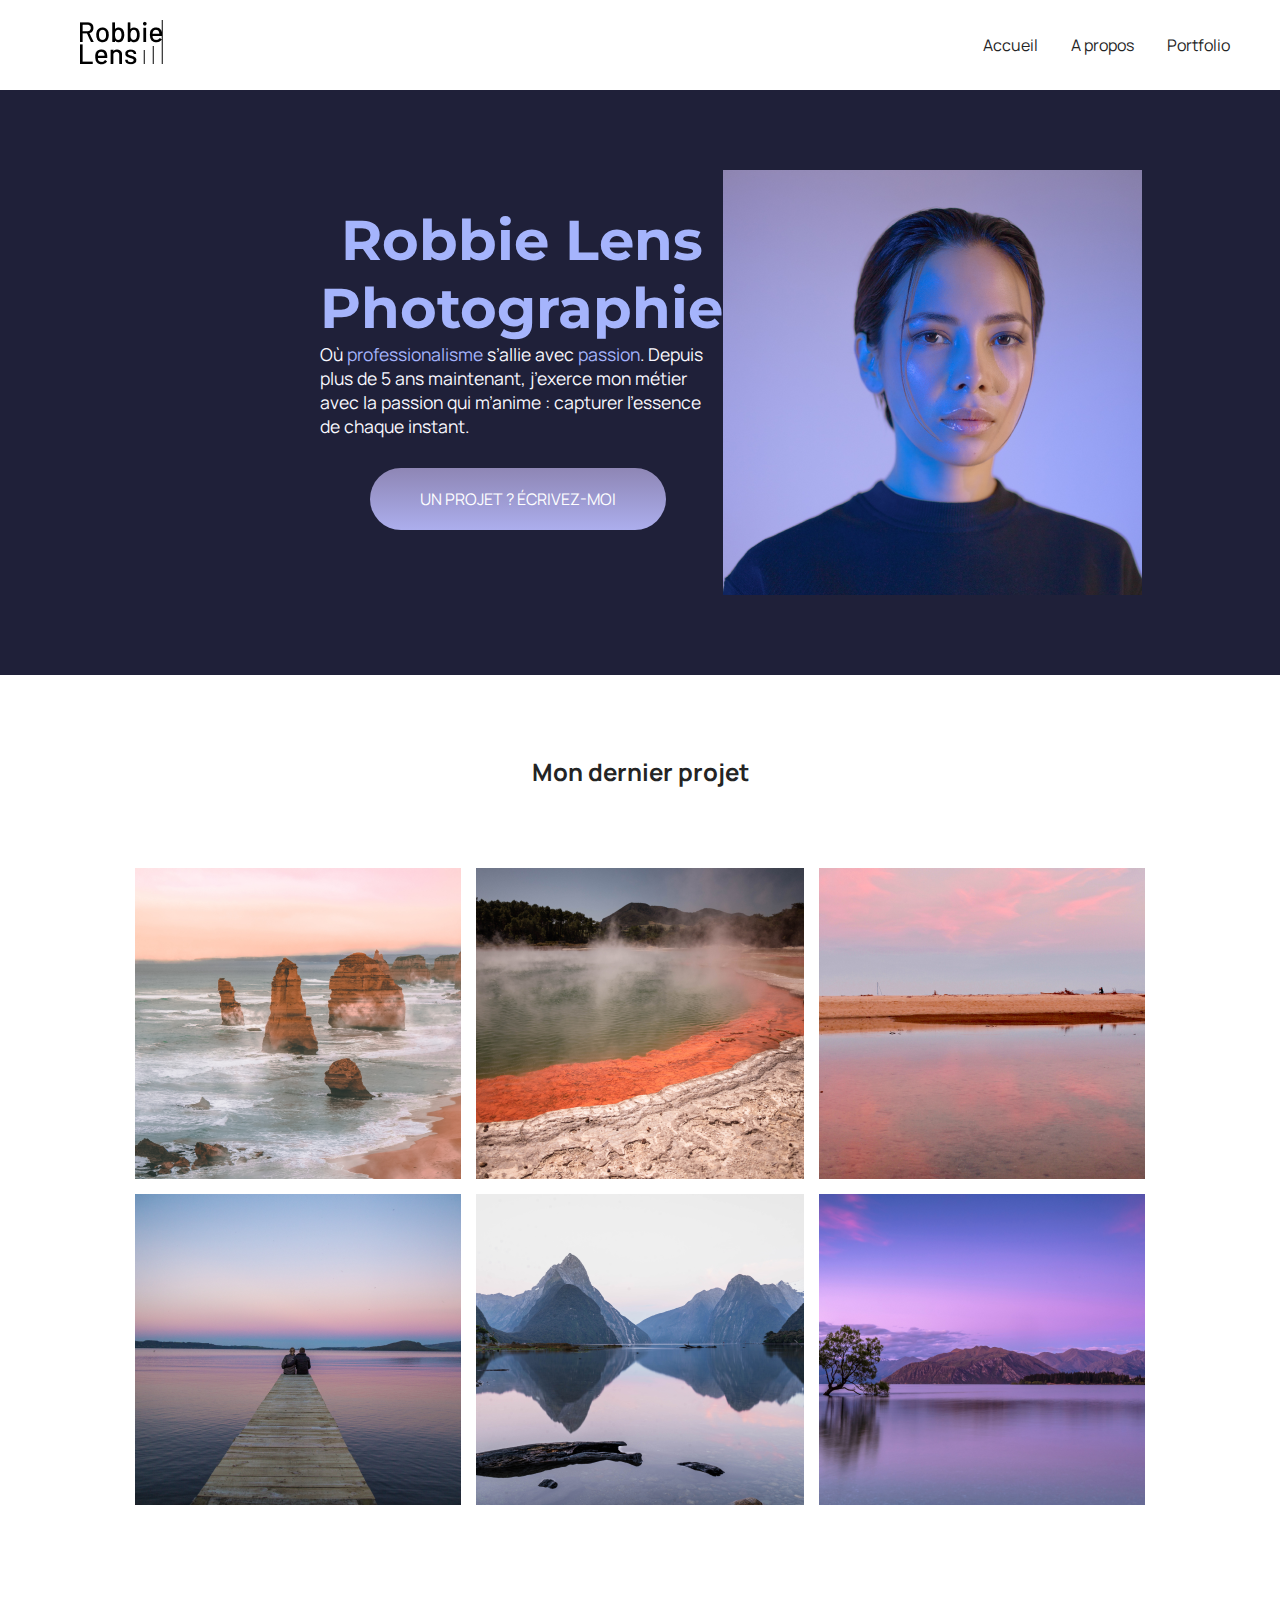
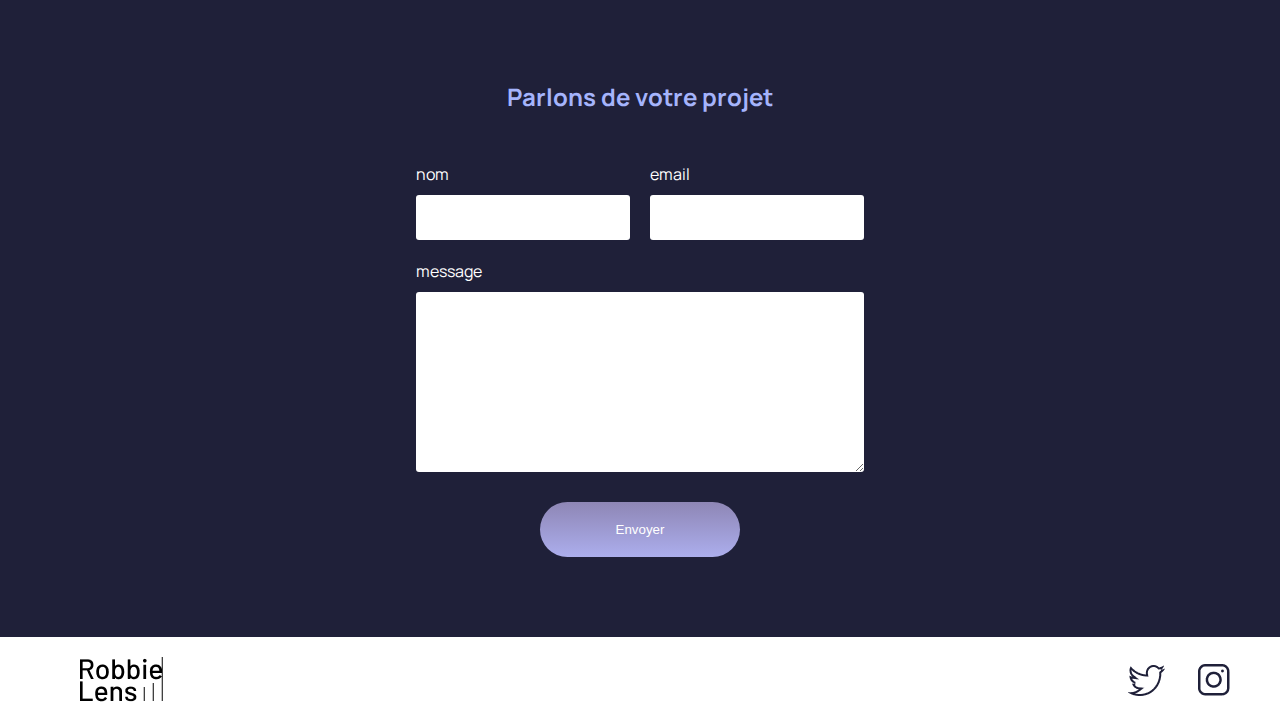
<file: index.html>
<!Doctype html>
<html lang="fr">

      <head>
        <meta charset="utf-8"/>
        

        <title>Accueil – Robbie Lens Photographie</title>
        <link rel="stylesheet" href="style.css"/>
        <link rel="preconnect" href="https://fonts.googleapis.com">
<link rel="preconnect" href="https://fonts.gstatic.com" crossorigin>
<link href="https://fonts.googleapis.com/css2?family=Montserrat:ital,wght@0,100..900;1,100..900&display=swap" rel="stylesheet">
<link rel="preconnect" href="https://fonts.googleapis.com">
<link rel="preconnect" href="https://fonts.gstatic.com" crossorigin>
<link href="https://fonts.googleapis.com/css2?family=Manrope:wght@200..800&family=Montserrat:ital,wght@0,100..900;1,100..900&display=swap" rel="stylesheet">

      </head>

  <body>
    <header>
      <nav>
      
        <a href="A-propos.html" class="lien-icone">
        <img src="images/logo.png" alt="Logo Robbie Lens">
        <div>
        <a href="Accueil.html">Accueil</a>
         <a href="A-propos.html">A propos</a> 
         <a href="portfolio.html">Portfolio</a>
        </div>
       
    </nav>
    </header>
<main>
  <section class="accueil-introduction">
    <div>
    <h1>Robbie Lens Photographie</h1>
   
    <p> 
       Où <em>professionalisme</em> s’allie avec <em>passion</em>. Depuis plus de 5 ans maintenant, j’exerce mon métier avec la passion
      qui m’anime : capturer l’essence de chaque instant.
    </p>
    <div class="button">
    <a href="#contact" class="cta">UN PROJET ? ÉCRIVEZ-MOI </a></div>
    </div>
      <img src="images/accueil/logorobbie.png" alt="Portrait avec effet de la photographe Robbie Lens">
      
      </section>
      <section class="accueil-photos">
        <h2>Mon dernier projet</h2>
        <div>
            <img src="images/accueil/element1.png" alt="Twelve apostles - Australie" >
            <img src="images/accueil/element-2.png" alt="Wai-O-Tapu - Nouvelle-Zélande" >
            <img src="images/accueil/element-3.png" alt="Parc National d’Abel Tasman - Nouvelle-Zélande" >
        </div>
        <div>
            <img src="images/accueil/element-4.png" alt="Lac Rotorua - Nouvelle-Zélande" >
            <img src="images/accueil/element-5.png" alt="Milford Sound - Nouvelle-Zélande" >
            <img src="images/accueil/element-6.png" alt="Lac Wanaka - Nouvelle-Zélande" >
        </div>
        </section>
        <section id="contact" class="section-contact">
          <h2>Parlons de votre projet</h2>
    
      <form method="get" action="#">
        <div class="form-nom-email">
          <div class="form-column">
          <label for="nom">nom</label>
           <input type="text" name="nom" id="nom">
        </div>
        <div class="form-column">
           <label for="email">email</label>
           <input type="email" name="email" id="email">
          </div>
          </div>
           <label for="message">message</label>
           <textarea name="message" id="message" rows="10"></textarea>
           <input type="submit" value="Envoyer" class="cta">
      </form>
</section>
      </main>
    <footer>
      <a href="A-propos.html" class="lien-icone">
        <img src="images/logo.png" alt="Logo Robbie Lens">
        <div>
        <a target="_blank" href="https://twitter.com/" class="lien-icone">
             <img src="images/twitter.png" alt="Logo Twitter">
        </a>
      <a target="_blank" href="https://www.instagram.com/" class="lien-icone">
        <img src="images/instagram.png" alt="Logo Instagram">
      </a>
        </div>
  </footer>

</body>
</html>
</file>
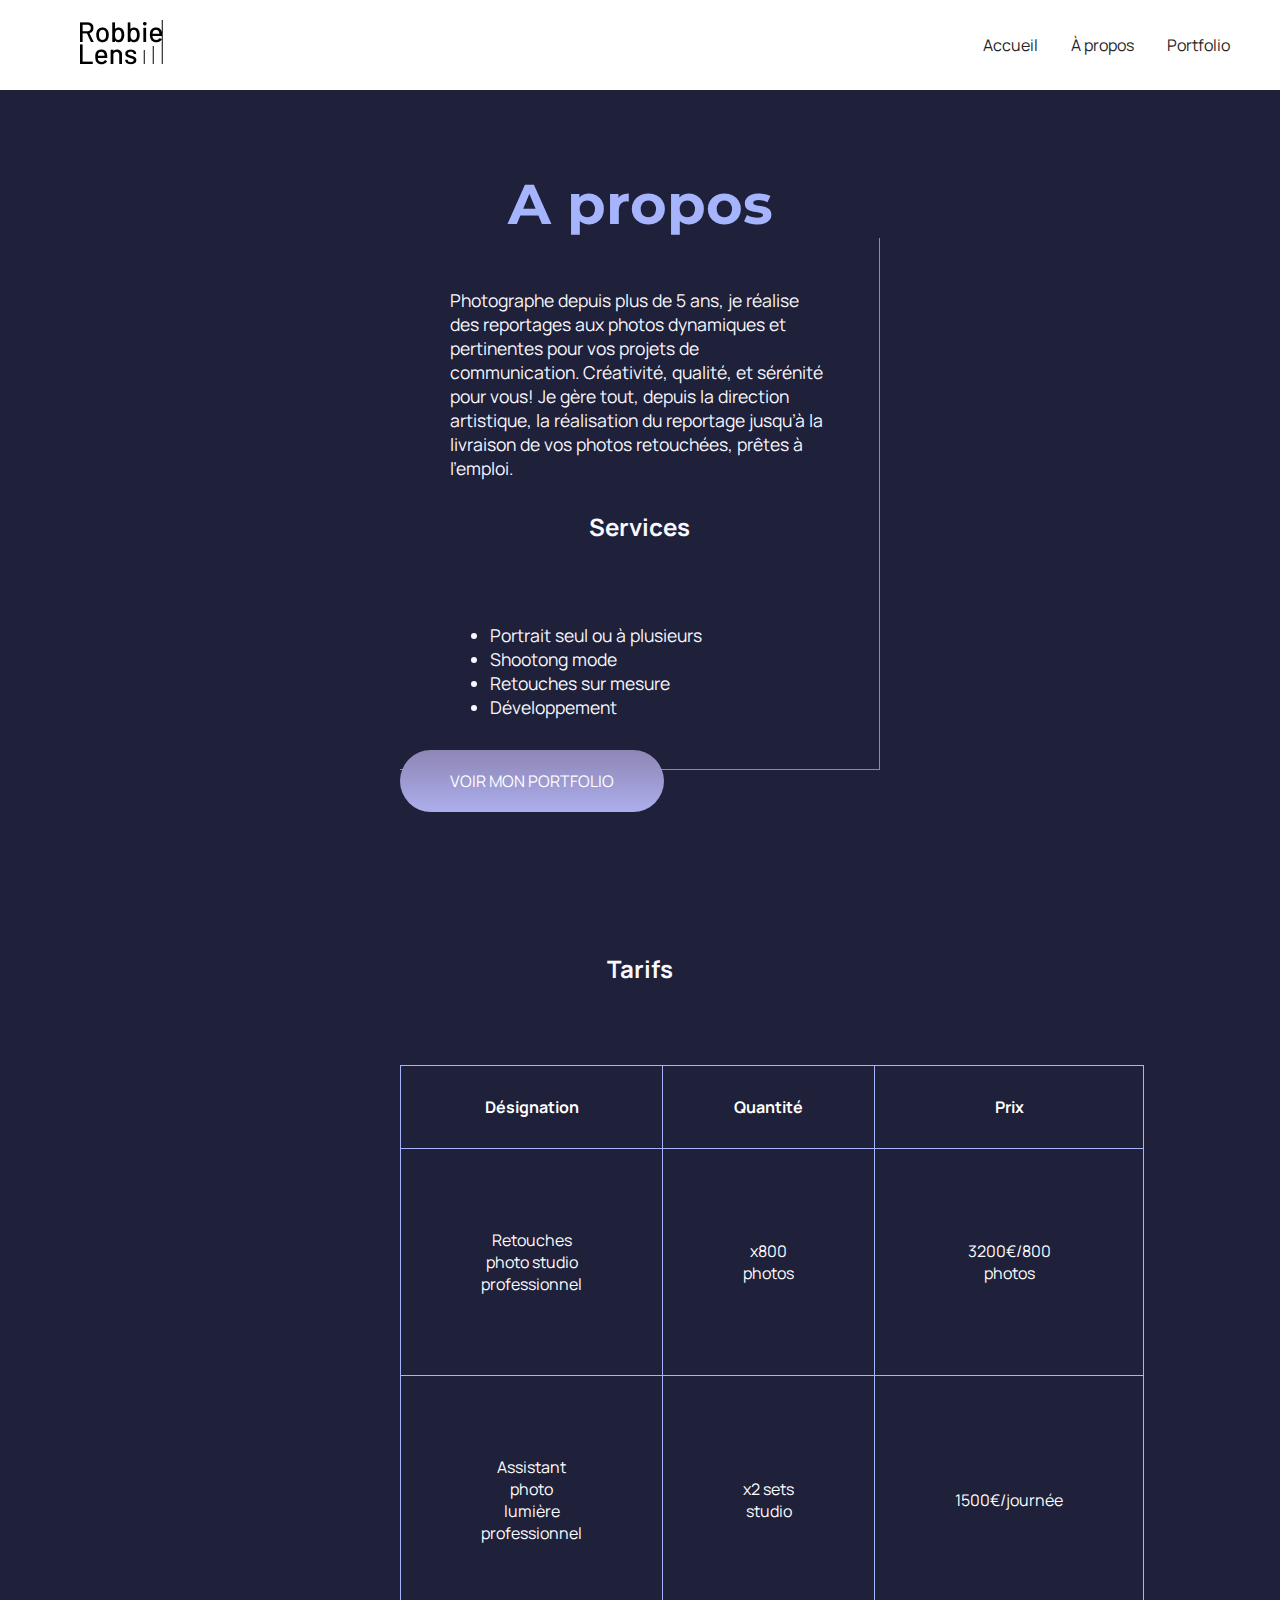
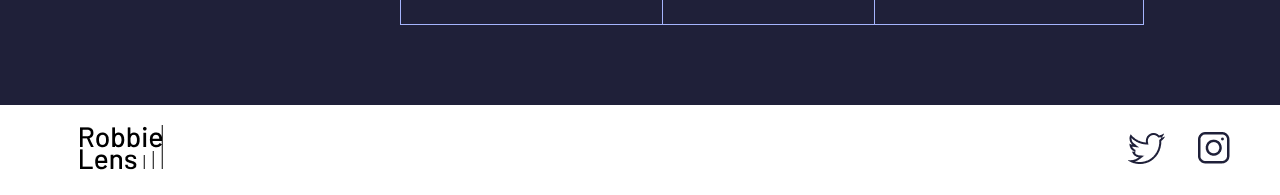
<file: A-propos.html>
<!Doctype html>
<html lang="fr">
      <head>
        <meta charset="utf-8"/>
       
        <title>À propos – Robbie Lens Photographie</title>
        <link rel="stylesheet" href="style.css"/>
        <link rel="preconnect" href="https://fonts.googleapis.com">
        <link rel="preconnect" href="https://fonts.gstatic.com" crossorigin>
        <link href="https://fonts.googleapis.com/css2?family=Montserrat:ital,wght@0,100..900;1,100..900&display=swap" rel="stylesheet">
        <link rel="preconnect" href="https://fonts.googleapis.com">
<link rel="preconnect" href="https://fonts.gstatic.com" crossorigin>
<link href="https://fonts.googleapis.com/css2?family=Manrope:wght@200..800&family=Montserrat:ital,wght@0,100..900;1,100..900&display=swap" rel="stylesheet">
      </head>

   <body>
    <header>
      <nav>
      
      <a href="Accueil.html" class="lien-icone">
        <img src="images/logo.png" alt="Logo de Robbie Lens">
      </a>
      <div>
      <a href="Accueil.html">Accueil</a>
      <a href="A-propos.html">À propos</a>
      <a href="portfolio.html">Portfolio</a>
      </div>
      </nav>
    </header>
  <main class="a-propos-main">
    <section>

    <h1>A propos</h1>
    <div class="carre-contenu">
    <p>
     
      Photographe depuis plus de 5 ans, je réalise des reportages aux photos dynamiques et pertinentes
      pour
      vos
      projets de communication. Créativité, qualité, et sérénité pour vous! Je gère tout, depuis la
      direction
      artistique, la réalisation du reportage jusqu’à la livraison de vos photos retouchées, prêtes à
      l’emploi.
  </p>

<h2>Services</h2>
<ul>
    <li>Portrait seul ou à plusieurs </li>
    <li>Shootong mode</li>
    <li>Retouches sur mesure</li>
    <li>Développement</li>
</ul>
   </div>
  
<div>
  <a href="portfolio.html"class="cta">VOIR MON PORTFOLIO</a>
</div>
    </section>

<section class="section-tarifs">
   <h2>Tarifs</h2>
<table>

  <thead>
    <tr>
        <th>Désignation</th>
        <th>Quantité</th>
        <th>Prix</th>
      </tr>
    </thead>

    <tbody>
      <tr>
         <td>Retouches photo studio professionnel</td>
         <td>x800 photos</td>
         <td>3200€/800 photos</td>
      </tr>
   
      <tr>
         <td>Assistant photo lumière professionnel</td>
         <td>x2 sets studio</td>
         <td>1500€/journée</td>
      </tr>
    </tbody>
  </table>
</h2>

</section>
</main>

<footer>
  <a href="Accueil.html" class="lien-icone">
  <img src="images/logo.png" alt="Logo de Robbie Lens">
</a>
<div>
<a target="_blank" href="https://twitter.com/" class="lien-icone">
  <img src="images/twitter.png" alt="Logo Twitter">
</a>
<a target="_blank" href="https://www.instagram.com/" class="lien-icone">
  <img src="images/instagram.png" alt="Logo Instagram">
</a>
</div>
</footer>
</body>
</html>
</file>
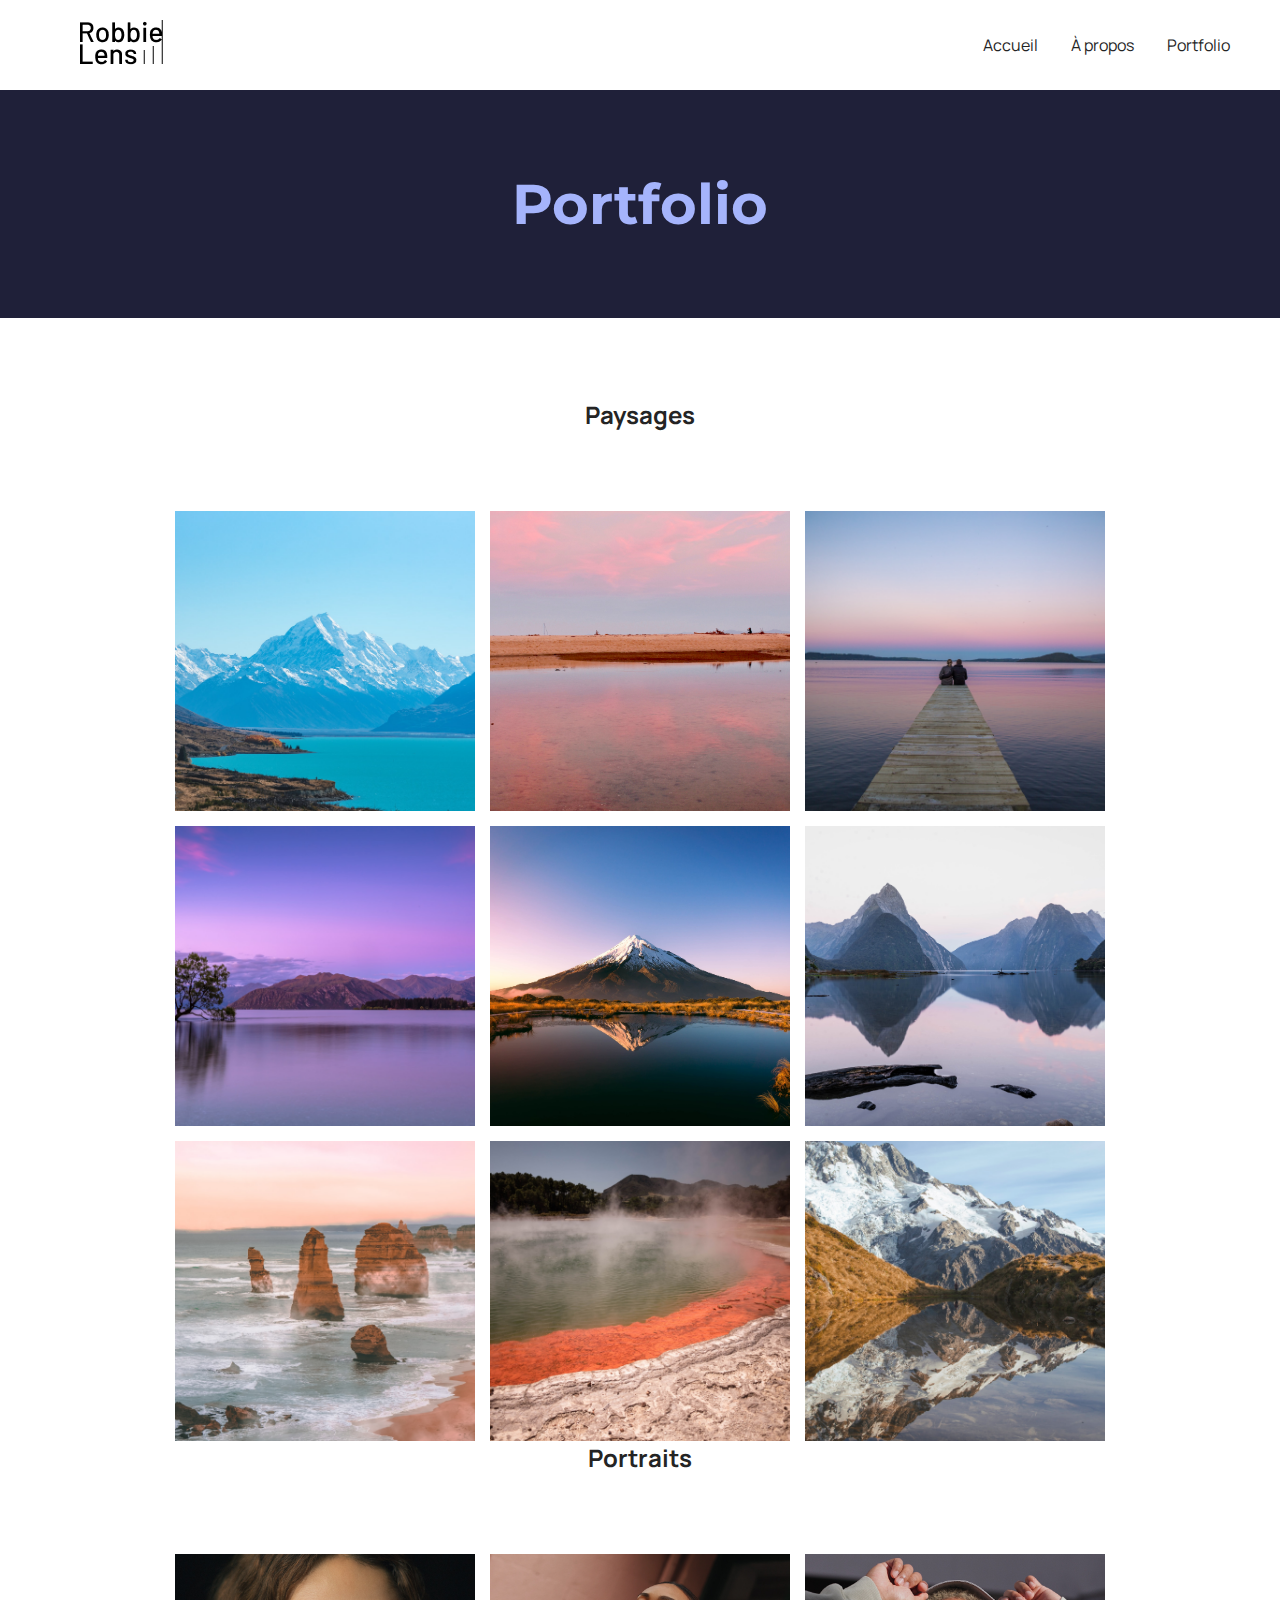
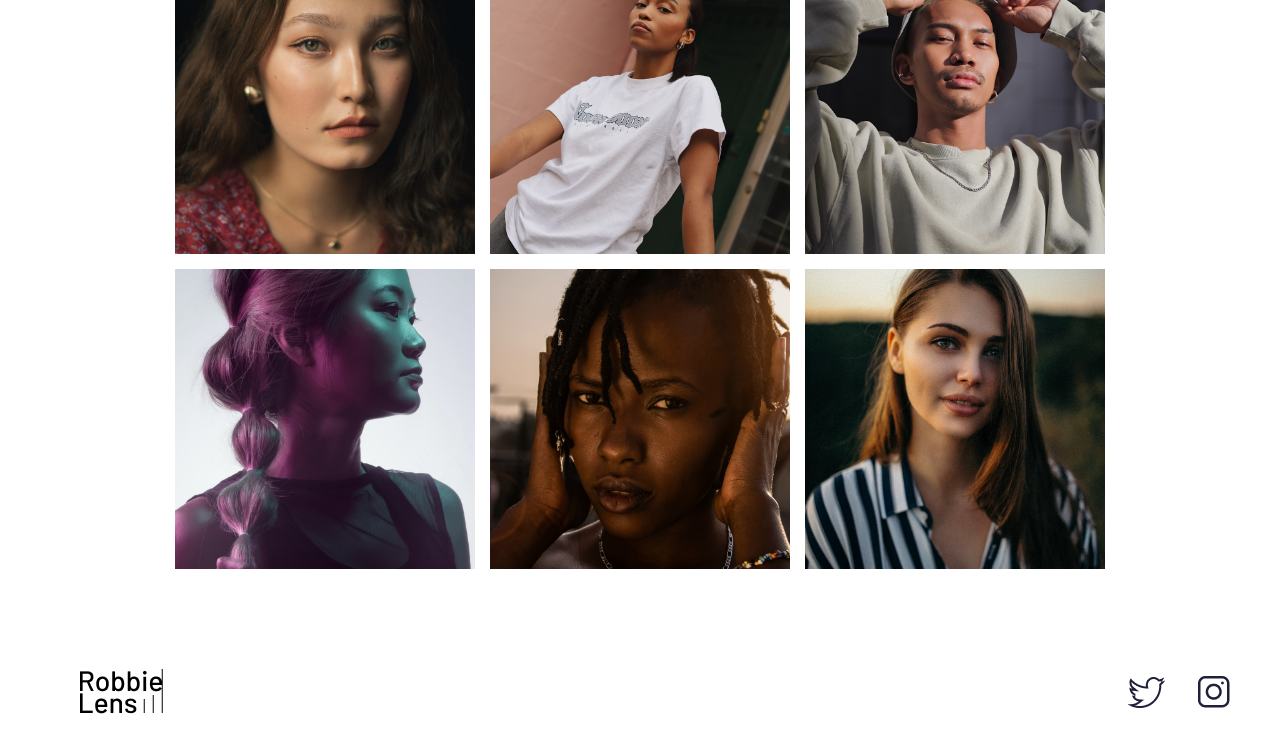
<file: portfolio.html>
<!DOCTYPE html>
<html lang="fr">

<head>
    <meta charset="utf-8" >
    

    <title>Portfolio - Robbie Lens Photographie</title>
    <link href="style.css" rel="stylesheet" >
    <link rel="preconnect" href="https://fonts.googleapis.com">
    <link rel="preconnect" href="https://fonts.gstatic.com" crossorigin>
    <link href="https://fonts.googleapis.com/css2?family=Manrope&family=Montserrat&display=swap" rel="stylesheet">
</head>

<body>
    <header>
        <nav>
            <a href="Accueil.html" class="lien-icone">
                <img src="images/logo.png" alt="Logo Robbie Lens" >
            </a>
            <div>
                <a href="Accueil.html">Accueil</a>
                <a href="a-propos.html">À propos</a>
                <a href="portfolio.html">Portfolio</a>
            </div>
        </nav>
    </header>
    <main>
        <section>
            <h1>Portfolio</h1>
        </section>
        <section class="portfolio-section-photos">
            <h2>Paysages</h2>
         <div class="grid-paysages">
         <a href="images/paysage1.jpg" class="lien-conteneur-photo">
            <img src="images/paysage1.jpg" alt="Paysage 1">
            <div class="photo-hover">Voir la photo</div>
        </a>
        <a href="images/paysage2.jpg" class="lien-conteneur-photo">
            <img src="images/paysage2.jpg" alt="Paysage 2">
            <div class="photo-hover">Voir la photo</div>
        </a>
        <a href="images/paysage3.jpg" class="lien-conteneur-photo">
            <img src="images/paysage3.jpg" alt="Paysage 3">
            <div class="photo-hover">Voir la photo</div>
        </a>
        <a href="images/paysage4.jpg"class="lien-conteneur-photo">
            <img src="images/paysage4.jpg" alt="Paysage 4">
            <div class="photo-hover">Voir la photo</div>
        </a>
        <a href="images/paysage5.jpg"class="lien-conteneur-photo">
            <img src="images/paysage5.jpg" alt="Paysage 5">
            <div class="photo-hover">Voir la photo</div>
        </a>
        <a href="images/paysage6.jpg"class="lien-conteneur-photo">
            <img src="images/paysage6.jpg" alt="Paysage 6">
            <div class="photo-hover">Voir la photo</div>
        </a>
        <a href="images/paysage7.jpg"class="lien-conteneur-photo">
            <img src="images/paysage7.jpg" alt="Paysage 7">
            <div class="photo-hover">Voir la photo</div>
        </a>
        <a href="images/paysage8.jpg"class="lien-conteneur-photo">
            <img src="images/paysage8.jpg" alt="Paysage 8">
            <div class="photo-hover">Voir la photo</div>
        </a>
        <a href="images/paysage9.jpg"class="lien-conteneur-photo">
            <img src="images/paysage9.jpg" alt="Paysage 9">
            <div class="photo-hover">Voir la photo</div>
        </a>
       </div>
     

            <h2>Portraits</h2>
        <div class="grid-portraits">
        <a href="images/portrait1.jpg"class="lien-conteneur-photo">
            <img src="images/portrait1.jpg" alt="Portrait 1">
            <div class="photo-hover">Voir la photo</div>
        </a>
        <a href="images/portrait2.jpg"class="lien-conteneur-photo">
            <img src="images/portrait2.jpg" alt="Portrait 2">
            <div class="photo-hover">Voir la photo</div>
        </a>
        <a href="images/portrait3.jpg"class="lien-conteneur-photo">
            <img src="images/portrait3.jpg" alt="Portrait 3">
            <div class="photo-hover">Voir la photo</div>
        </a>
        <a href="images/portrait4.jpg"class="lien-conteneur-photo">
            <img src="images/portrait4.jpg" alt="Portrait 4">
            <div class="photo-hover">Voir la photo</div>
        </a>
        <a href="images/portrait5.jpg"class="lien-conteneur-photo">
            <img src="images/portrait5.jpg" alt="Portrait 5">
            <div class="photo-hover">Voir la photo</div>
        </a>
        <a href="images/portrait6.jpg"class="lien-conteneur-photo">
            <img src="images/portrait6.jpg" alt="Portrait 6">
            <div class="photo-hover">Voir la photo</div>
        </a>

        </div>

        </section>
    </main>
    <footer>
        <a href="Accueil.html" class="lien-icone">
            <img src="images/logo.png" alt="Logo Robbie Lens" >
        </a>
        <div>
            <a target="_blank" href="https://twitter.com/" class="lien-icone">
                <img src="images/twitter.png" alt="Logo Twitter" >
            </a>
            <a target="_blank" href="https://www.instagram.com/" class="lien-icone">
                <img src="images/instagram.png" alt="Logo Instagram" >
            </a>
        </div>
    </footer>
</body>

</html>
</file>
<file: style.css>
*{
  margin: 0;
}

body{
    font-family:'Manrope', sans-serif;
    font-size: 1em;
    background-color:#1F2039;
}

a {color :#242424;
text-decoration: none;
 }

em{
    color: #a5b4fc;
    font-size: normal;
    font-style: normal;
}

h1 {
   color: #A5B4FC; 
   font-family: 'Montserrat', sans-serif; 
   font-size: 3.5em;
}

h2{
    color:#f9f8ff;

}

p,
li{
  font-size: 1.1em;
  color: #f9f8ff;
}

header,
footer {
  background-color: white;
  padding: 20px 50px;
}

.cta {
  background: linear-gradient(#8e86b5, #acaeed);
  color: white;
  border-radius: 50px;
  padding: 20px 50px;
}
.carre-contenu {
    border-right: 1px solid #8e86b5;
    border-bottom: 1px solid #8e86b5;
    padding: 50px;
  }

.carre-contenu h2{
    margin-top: 30px;}

.carre-contenu ul {
      margin-top: 30px;
    }
  

a:hover {
  text-decoration:underline;}

.cta:hover {
  background: linear-gradient(#696484,#8788BA);
  text-decoration: none;
}

.lien-icone {
  margin-left: 30px;
}

.lien-icone:hover {
  opacity: 0.5;
}

section {
  padding: 80px;
}
.a-propos-main {
  width: 50%;
  margin: auto;
}
footer,
nav {
  display: flex;
  flex-direction: row;
  align-items: center;
  justify-content: space-between;
}

nav a {
  margin-left: 30px;
}

.accueil-photos {
  background-color: white;
  padding: 80px;

}

.accueil-photos h2 {
  color: #242424;
  text-align: center;
  margin-bottom: 80px;
}

.accueil-photos div {
  display: flex;
  flex-direction: row;
  gap: 15px;
  justify-content: center;
  margin-bottom: 15px;
}

.accueil-introduction {
  display: flex;
  flex-direction: row;
  width: 50%;
  align-items: center;
  margin: auto;
}

.button{
  padding: 50px;
}
.portfolio-section-photos {
  background-color: white;
}

.portfolio-section-photos h2 {
  color: #242424;
  margin-bottom: 80px;
}

.grid-paysages img,
.grid-portraits img {
  width: 100%;
  height: 100%;
  object-fit: cover;

}

.grid-paysages{
  display: grid;
  grid-template-columns: 300px 300px 300px;
  grid-template-rows: 300px 300px 300px;
  gap: 15px;
  justify-content: center;
 
}
.grid-portraits{
  display: grid;
  grid-template-columns: 300px 300px 300px;
  grid-template-rows: 300px 300px;
  gap: 15px;
  justify-content: center;
}
.grid-paysages img,
.grid-portraits img {
  width: 100%;
  height: 100%;
  object-fit: cover;
}

.lien-conteneur-photo {
  position: relative;
}

.photo-hover {
  position: absolute;
  top: 0;
  left: 0;
  right: 0;
  bottom: 0;
  display: flex;
  align-items: center;
  justify-content: center;
  font-size: 1.5em;
  color: white;
  background-color: rgba(0, 0, 0, 0.7);
  display: none;
}

.lien-conteneur-photo:hover .photo-hover {
  display: flex;
}

table{
  border-collapse: collapse;
  width: 100%;
  text-align: center;
  color: white;
}

td, th {
  border: 1px solid #a5b4fc;
  padding: 30px;
}

h2{
text-align:center;
margin-bottom: 80px;
}

h1{
  text-align: center;
}

td {
  padding: 80px;
}

.section-contact h2 {
  color: #a5b4fc;
  text-align: center;
  margin-bottom: 50px;
}

form {
  display: flex;
  flex-direction: column;
  width: 40%;
  margin: auto;
  color: white;
}

.form-nom-email {
  display: flex;
  flex-direction: row;
  gap: 20px;
}

.form-column {
  flex: 1;
  display: flex;
  flex-direction: column;
  margin-bottom: 20px;
}

input,
textarea {
  padding: 15px;
  border-radius: 3px;
  border: none;
}

label {
  margin-bottom: 10px;
}

input[type='submit'] {
  width: 200px;
  margin: auto;
  margin-top: 30px;
 
}
@media screen and (max-width: 996px){
  header nav {
    flex-direction: column;
    align-items: center;
    justify-content: center;
  }
  @media screen and (max-width: 996px) {
    .accueil-introduction {
      flex-direction: column;
      align-items: center;
      justify-content: center;
    }
  .accueil-introduction div {
    padding-right: 0;
    text-align: center;
    order: 2;
  }

  .accueil-introduction img {
    order: 1;
    margin-bottom: 20px;
    width: 100%;
  }

  .accueil-photos {
    padding: 20px;
  }

  .accueil-photos div {
    flex-direction: column;
  }

  .section-contact {
    padding: 50px 20px;
  }

  .form-nom-email {
    flex-direction: column;
    gap: 0;
  }
  @media screen and (max-width: 996px) {
    .section-tarifs {
      display: none;}
    }
    @media screen and (max-width: 996px) {
      .grid-paysages {
        grid-template-columns: 1fr;
        gap: 15px;
      }
    }
    
      .grid-portraits {
        grid-template-columns: 1fr;
        gap: 15px;
      }
    }

    header nav img {
      margin-bottom: 20px;
    }
  
    header,
    footer {
      padding: 20px 20px;
    }
  
    h1 {
      font-size: 2em;
    }
  
    section {
      padding: 50px 20px 50px 20px;
    }
  
    nav a {
      margin-left: 10px;
      margin-right: 10px;
      
  }
  }
</file>
